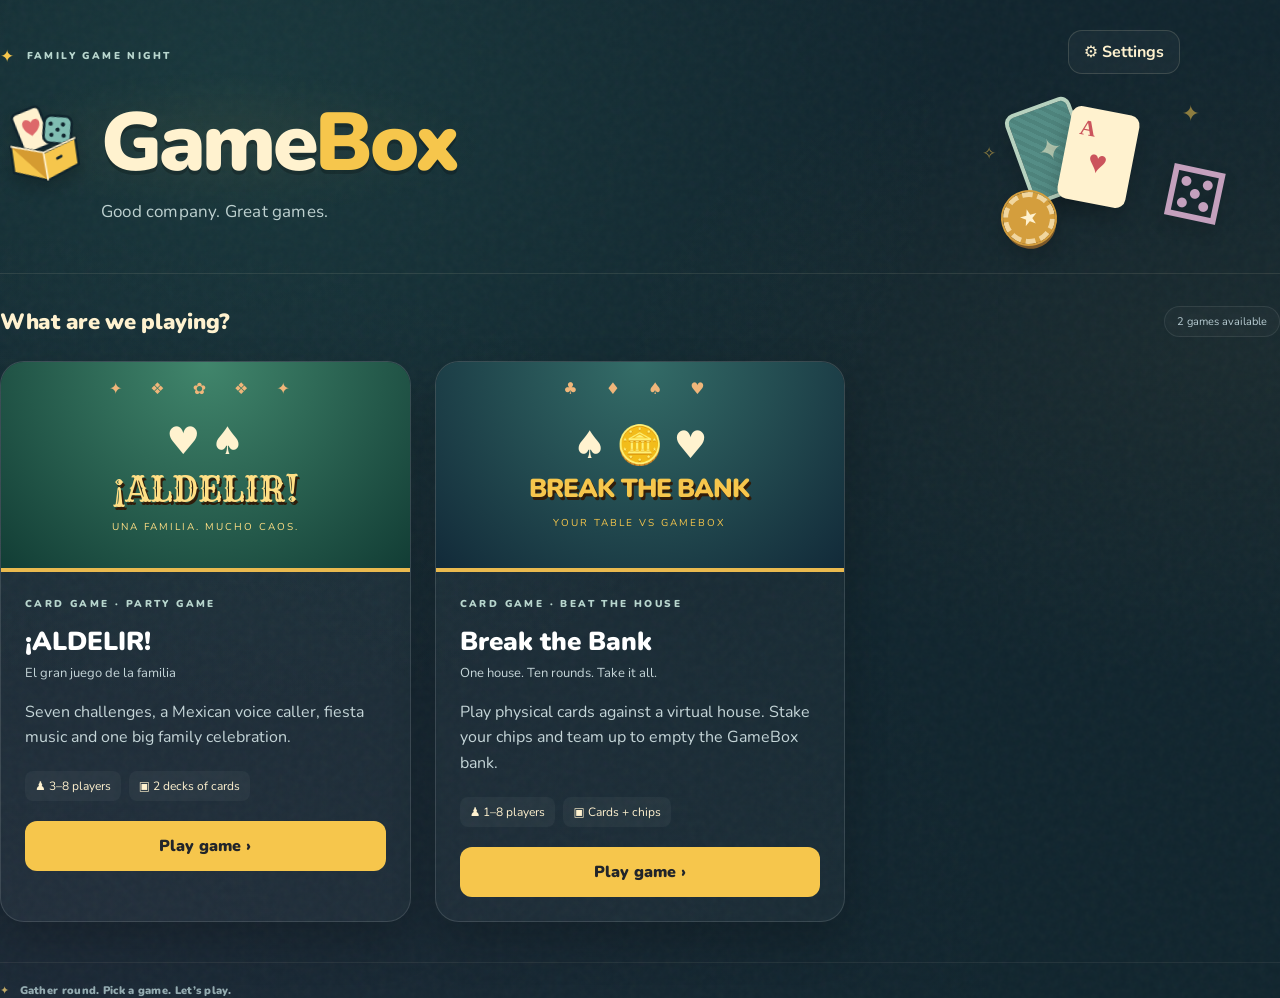
<file: index.html>
<!doctype html><html lang="en"><head><meta charset="utf-8"><meta name="viewport" content="width=device-width,initial-scale=1,viewport-fit=cover"><meta name="theme-color" content="#10242d"><title>GameBox | Family Game Night</title><link rel="stylesheet" href="styles.css"><style>#game-view{position:fixed;inset:0;z-index:100;background:#102f2b;display:flex;flex-direction:column}#game-view.hidden{display:none}#game-view nav{padding:8px 16px;background:#102f2b}#game-view button{border:1px solid #edc575;background:#163d36;color:#fff;padding:9px 16px;border-radius:10px;font:inherit}#game-frame{border:0;width:100%;flex:1;min-height:0}.gamebox-controls{margin-top:20px}.gamebox-controls button{border:1px solid #edc575;background:#163d36;color:#fff;padding:12px 20px;border-radius:12px;font:inherit;cursor:pointer}.gamebox-controls button:focus-visible{outline:3px solid #edc575;outline-offset:4px}#fullscreenStatus{font-size:.9rem}</style><link rel="stylesheet" href="settings.css"></head><body>  <section id="gamebox-home" class="gamebox-home gamebox-lounge" aria-labelledby="gamebox-title">
    <header class="gamebox-heading">
      <span class="gamebox-kicker"><span aria-hidden="true">✦</span> FAMILY GAME NIGHT</span>
      <div class="gamebox-brand">
        <svg class="gamebox-logo" viewBox="0 0 100 100" aria-hidden="true" focusable="false">
          <rect x="22" y="9" width="34" height="48" rx="6" fill="#fff2cf" stroke="#10242d" stroke-width="3" transform="rotate(-14 39 33)"/>
          <path d="M39 24c-8-9-18 4 0 16 18-12 8-25 0-16" fill="#dd686a"/>
          <rect x="53" y="21" width="32" height="32" rx="8" fill="#80bdb2" stroke="#10242d" stroke-width="3" transform="rotate(12 69 37)"/>
          <g fill="#10242d"><circle cx="62" cy="29" r="2.5"/><circle cx="76" cy="32" r="2.5"/><circle cx="69" cy="37" r="2.5"/><circle cx="61" cy="42" r="2.5"/><circle cx="75" cy="45" r="2.5"/></g>
          <path d="M12 49 49 61 88 49 88 80 50 94 12 80Z" fill="#f6c64c" stroke="#10242d" stroke-width="3" stroke-linejoin="round"/>
          <path d="M12 49 49 61 50 94" fill="#d59b31"/><path d="M12 49 49 61 88 49M49 61 50 94" fill="none" stroke="#fff2cf" stroke-width="2"/>
          <path d="m64 70 5-2" stroke="#10242d" stroke-width="3" stroke-linecap="round"/>
        </svg>
        <h1 id="gamebox-title">Game<span>Box</span></h1>
      </div>
      <p>Good company. Great games.</p>
      <div class="gamebox-tabletop" aria-hidden="true">
        <span class="menu-card menu-card-back">✦</span><span class="menu-card menu-card-front">A<span>♥</span></span>
        <span class="menu-die">⚄</span><span class="menu-chip">★</span><span class="menu-spark spark-one">✦</span><span class="menu-spark spark-two">✧</span>
      </div>
    </header>
    <main class="gamebox-library"><div class="gamebox-section-title"><h2>What are we playing?</h2><span>2 games available</span></div>
      <div id="gamebox-games" class="gamebox-grid"></div>

    </main><footer><span aria-hidden="true">✦</span> Gather round. Pick a game. Let’s play.</footer>
  </section>
<section id="game-view" class="hidden"><iframe id="game-frame" title="¡ALDELIR! Family Party Game" allow="fullscreen; autoplay" allowfullscreen></iframe></section><button id="settings-open" class="settings-launch" type="button" aria-controls="settings-drawer" aria-expanded="false" aria-label="Open settings">⚙ <span>Settings</span></button>
<div id="settings-backdrop" hidden></div>
<aside id="settings-drawer" role="dialog" aria-modal="true" aria-labelledby="settings-title" inert>
<header><h2 id="settings-title">Settings</h2><button id="settings-close" type="button" aria-label="Close settings">✕</button></header>
<p class="settings-caption">GameBox</p>
<button id="fullscreenToggle" type="button" aria-pressed="false" aria-label="Enter full screen">⛶ <span>Full screen</span></button>
<p id="fullscreenStatus" class="hidden" role="status"></p>
<section id="game-settings" hidden><h3>Game settings</h3><div id="game-settings-controls"></div><p id="game-settings-status" role="status"></p></section>
<button id="home-button" type="button" hidden>‹ Back to main menu</button>
</aside>
<script src="fullscreen.js"></script><script src="gamebox.js"></script><script src="settings.js"></script></body></html>
</file>
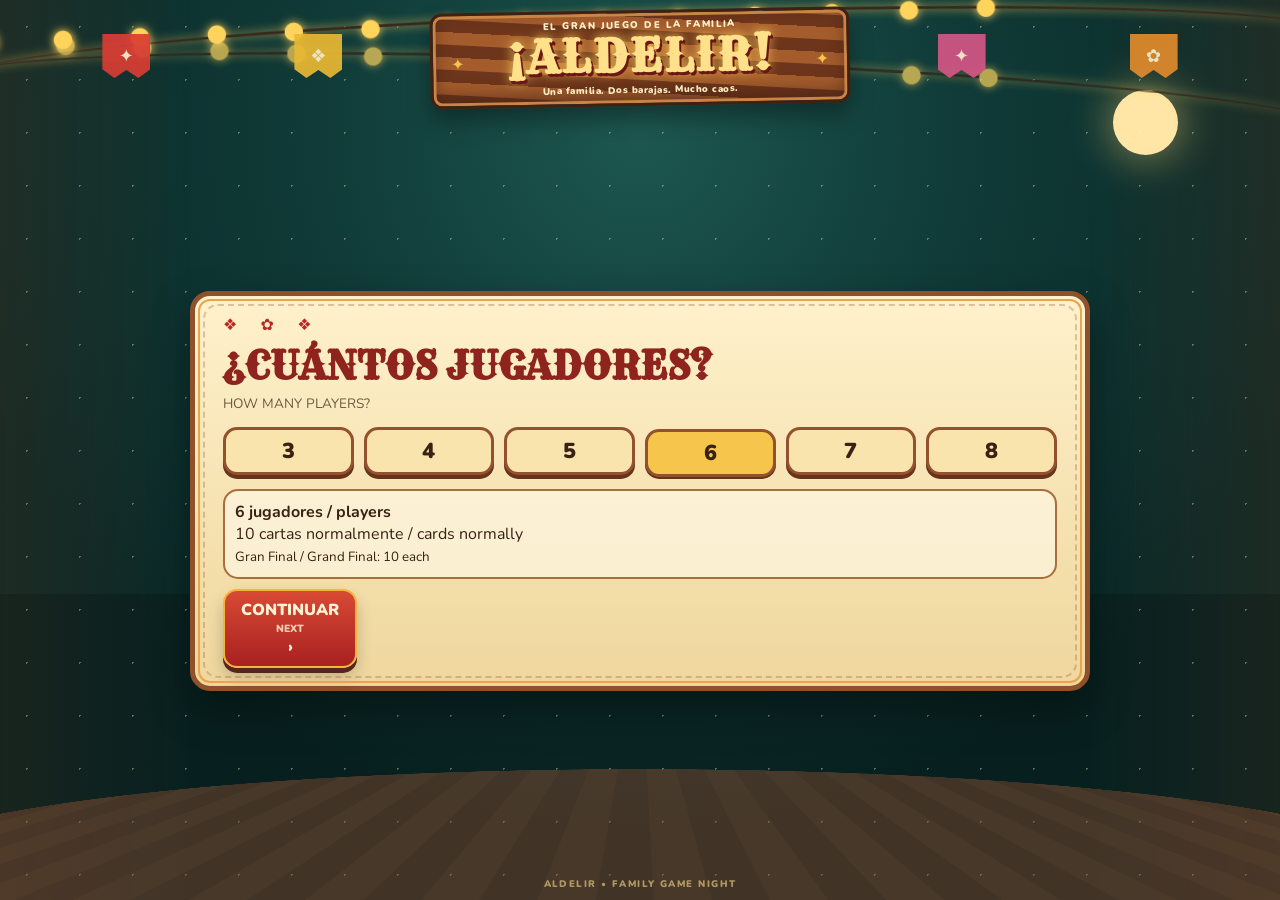
<file: aldelir/index.html>
<!doctype html>
<html lang="es-MX">
<head>
  <meta charset="utf-8">
  <meta name="viewport" content="width=device-width,initial-scale=1,viewport-fit=cover">
  <meta name="theme-color" content="#102f2b">
  <title>¡ALDELIR! El Gran Juego de la Familia</title>
  <link rel="stylesheet" href="styles.css?v=17">
</head>
<body>
  <div id="app" class="app round-theme-0">
    <div class="courtyard" aria-hidden="true">
      <div class="moon"></div>
      <div class="stars"></div>
      <div class="light-string lights-one"></div>
      <div class="light-string lights-two"></div>
      <div class="papel papel-a">✦</div><div class="papel papel-b">❖</div><div class="papel papel-c">✿</div>
      <div class="papel papel-d">❖</div><div class="papel papel-e">✦</div><div class="papel papel-f">✿</div>
    </div>

    <div class="audio-controls" hidden aria-label="Audio controls">
      <button id="musicToggle" type="button" aria-pressed="false">♫ Music off</button>
      <button id="voiceToggle" type="button" aria-pressed="false">🗣 Voz apagada</button>
      <button id="soundToggle" type="button" aria-pressed="true">♪ Sound on</button>
    </div>
    <div id="voiceStatus" class="audio-status hidden" role="status"></div>
    <header class="brand">
      <div class="wood-sign">
        <span class="brand-small">EL GRAN JUEGO DE LA FAMILIA</span>
        <h1>¡ALDELIR!</h1>
        <span class="brand-tagline">Una familia. Dos barajas. Mucho caos.</span>
      </div>
    </header>

    <main>
      <section id="s-setup" class="screen">
        <div class="panel papel-panel">
          <div class="ornament">❖ ✿ ❖</div>
          <h2>¿CUÁNTOS JUGADORES?</h2>
          <p class="english">HOW MANY PLAYERS?</p>
          <div id="counts" class="player-counts"></div>
          <div id="dealInfo" class="notice"></div>
          <button id="setupNext" class="btn btn-primary">CONTINUAR <small>NEXT</small> ›</button>
        </div>
      </section>

      <section id="s-names" class="screen hidden">
        <div class="panel papel-panel">
          <div class="ornament">✿ ❖ ✿</div>
          <h2>NOMBRES</h2><p class="english">PLAYER NAMES</p>
          <div id="nameFields" class="name-grid"></div>
          <p id="nameErr" class="error" role="alert"></p>
          <button id="namesNext" class="btn btn-primary">PREPARAR <small>CONTINUE</small> ›</button>
        </div>
      </section>

      <section id="s-deal" class="screen hidden">
        <div class="panel papel-panel center">
          <div id="dealRound" class="eyebrow"></div>
          <div class="deck-art" aria-hidden="true"><span>♠</span><span class="red">♥</span></div>
          <h2 id="dealTitle">¡NUEVA MANO!</h2>
          <p id="dealSubtitle" class="english">NEW HAND!</p>
          <div class="instruction-card">
            <p>Mezcla las <strong>dos barajas</strong>.</p>
            <p class="english">Shuffle both decks together.</p>
            <div id="dealBig" class="deal-big"></div>
            <p>Coloca todas las cartas <strong>boca arriba</strong>.</p>
            <p class="english">Place all cards face up.</p>
          </div>
          <button id="dealReady" class="btn btn-primary btn-big">✓ TODOS LISTOS <small>EVERYONE READY</small></button>
        </div>
      </section>

      <section id="s-round" class="screen hidden">
        <div class="panel round-panel center">
          <div id="roundNo" class="eyebrow"></div>
          <div id="roundIcon" class="round-icon"></div>
          <h2 id="roundEs"></h2>
          <p id="roundEn" class="round-en"></p>
          <div class="instruction-card">
            <p id="objectiveEs" class="objective"></p>
            <p id="objectiveEn" class="english"></p>
          </div>
          <div id="doublePoints" class="double-points hidden">🔥 PUNTOS DOBLES / DOUBLE POINTS 🔥</div>
          <div id="roundPoints" class="points"></div>
          <button id="roundStart" class="btn btn-primary btn-big">▶ EMPEZAR <small>START</small></button>
        </div>
      </section>

      <section id="s-game" class="screen hidden">
        <div id="scores" class="score-grid"></div>
        <div class="game-table">
          <div class="game-status"><span id="liveRound"></span><span id="callNum"></span></div>
          <div id="playingCard" class="playing-card">
            <div class="corner top"><span id="cornerRank1">?</span><span id="cornerSuit1">♠</span></div>
            <div id="rank" class="card-rank">?</div>
            <div id="suit" class="card-suit">♠</div>
            <div class="corner bottom"><span id="cornerRank2">?</span><span id="cornerSuit2">♠</span></div>
          </div>
          <div id="cardEs" class="card-name">PREPARADOS...</div>
          <div id="cardEn" class="english">GET READY...</div>
          <div id="specialHint" class="round-hint"></div>
          <div class="controls">
            <button id="pause" class="btn btn-secondary">⏸ PAUSA <small>PAUSE</small></button>
            <label class="speed" hidden>VELOCIDAD / SPEED
              <select id="speed">
                <option value="7500">Lenta / Slow</option>
                <option value="5500" selected>Normal</option>
                <option value="4000">Rápida / Fast</option>
              </select>
            </label>
          </div>
          <button id="alvarez" class="alvarez-buzzer"><span>🔔</span> ¡ALDELIR!</button>
        </div>
      </section>

      <section id="s-claim" class="screen hidden">
        <div class="panel papel-panel center alert-panel">
          <div class="alarm">🚨 🔔 🚨</div><h2>¡TENEMOS ALDELIR!</h2><p class="english">WE HAVE ALDELIR!</p>
          <div class="last-card-box"><small>ÚLTIMA CARTA / FINAL CALLED CARD</small><div id="claimLastCard"></div></div>
          <p><strong>Selecciona a TODOS los que cantaron.</strong><br><span class="english">Select EVERYONE who called Aldelir.</span></p>
          <div id="claimers" class="claimer-grid"></div>
          <p id="claimErr" class="error"></p>
          <button id="verifyClaims" class="btn btn-primary">COMPROBAR <small>VERIFY</small> ›</button>
        </div>
      </section>

      <section id="s-verify" class="screen hidden">
        <div class="panel papel-panel center">
          <div id="verifyProgress" class="eyebrow"></div><h2 id="verifyName"></h2>
          <p><strong>¿Completó el reto con la última carta?</strong></p><p class="english">Did they complete the challenge with the final called card?</p>
          <div class="last-card-box"><small>ÚLTIMA CARTA / FINAL CARD</small><div id="verifyLastCard"></div></div>
          <details><summary>Ver todas las cartas llamadas / See all called cards</summary><div id="called" class="called-list"></div></details>
          <div class="verify-buttons">
            <button id="invalid" class="btn btn-secondary">✕ NO VÁLIDO <small>NOT VALID</small></button>
            <button id="valid" class="btn btn-primary">✓ GANADOR <small>VALID WINNER</small></button>
          </div>
        </div>
      </section>

      <section id="s-result" class="screen hidden">
        <div id="celebrationPanel" class="panel papel-panel center celebration-panel">
          <div class="trophy">🎉🏆🎉</div><h2 id="celebration"></h2><p id="celebrationEn" class="round-en"></p>
          <div id="winnerNames" class="winner-names"></div><div id="resultPts" class="points"></div>
          <h3>CLASIFICACIÓN <span class="english-inline">/ SCOREBOARD</span></h3>
          <div id="resultBoard" class="standings"></div>
          <button id="nextRound" class="btn btn-primary btn-big">SIGUIENTE RONDA / NEXT ROUND ›</button>
        </div>
      </section>

      <section id="s-exhausted" class="screen hidden">
        <div class="panel papel-panel center">
          <div class="round-icon">🃏</div>
          <h2>¡NADIE GANÓ!</h2>
          <p class="english">NO WINNER THIS HAND</p>
          <p><strong id="exhaustedSummaryEs"></strong></p>
          <p id="exhaustedSummaryEn" class="english"></p>
          <p>Revisen las cartas por si se les pasó alguna. Si nadie completó el reto, mezclen, repartan y repitan esta ronda.</p>
          <p class="english">Check for missed matches, then redeal and replay this round if nobody completed the challenge.</p>
          <h3>CARTAS LLAMADAS <span class="english-inline">/ CALLED CARDS</span></h3>
          <div id="exhaustedCalled" class="called-list exhausted-cards"></div>
          <p class="notice">La ronda y los puntos acumulados se conservan.<br><span class="english">Same round. Existing scores are kept.</span></p>
          <button id="replayRound" class="btn btn-primary btn-big">↻ REPARTIR Y REPETIR <small>REDEAL AND REPLAY</small></button>
        </div>
      </section>

      <section id="s-champion" class="screen hidden">
        <div class="panel champion-panel center">
          <div class="champ-crown">👑</div><div id="champTitleEs" class="champ-title"></div><div id="champTitleEn" class="english"></div>
          <h2 id="champName" class="champ-name"></h2><div id="champScore" class="points"></div><p id="champMessage"></p>
          <h3>CLASIFICACIÓN FINAL <span class="english-inline">/ FINAL STANDINGS</span></h3>
          <div id="finalBoard" class="standings"></div>
          <button id="newGame" class="btn btn-primary">↻ NUEVO JUEGO <small>NEW GAME</small></button>
        </div>
      </section>
    </main>
    <div id="confetti" class="confetti" aria-hidden="true"></div>
    <footer>ALDELIR • FAMILY GAME NIGHT</footer>
  </div>
  <script src="game.js?v=17"></script>
  <script src="layout.js?v=11"></script>
  <script src="audio.js?v=11"></script>
  <script src="voice.js?v=17"></script>
<script src="settings-adapter.js"></script>
</body>
</html>
</file>
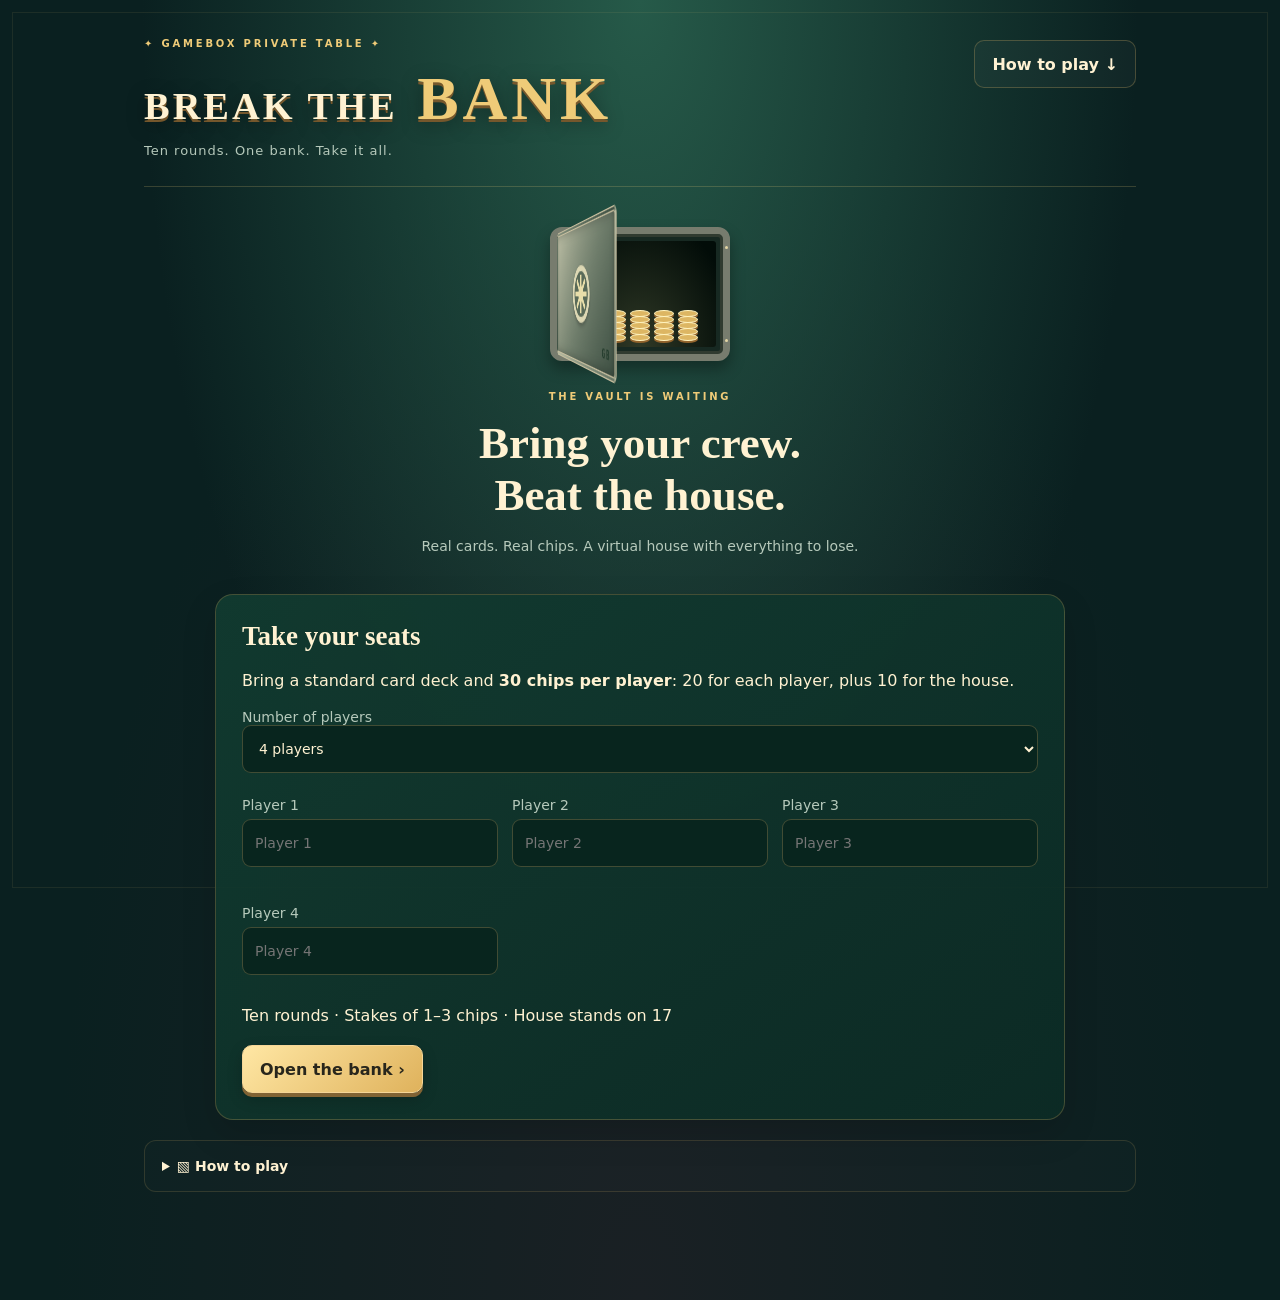
<file: break-the-bank/index.html>
<!doctype html><html lang="en"><head><meta charset="utf-8"><meta name="viewport" content="width=device-width,initial-scale=1,viewport-fit=cover"><meta name="theme-color" content="#102f2b"><title>Break the Bank | GameBox</title><link rel="stylesheet" href="bank.css"></head><body><main id="app"></main><script src="logic.js"></script><script src="audio.js"></script><script src="bank.js"></script></body></html>
</file>
<file: styles.css>
@import url('https://fonts.googleapis.com/css2?family=Rye&family=Nunito:wght@500;700;900&display=swap');
:root{--night:#0b2929;--night2:#15413a;--cream:#fff2cf;--paper:#f6dfad;--ink:#382214;--gold:#f6c64c;--red:#b92727;--green:#22775a;--blue:#1d6487;--wood:#6d351b;--wood2:#a45c2d;--shadow:rgba(0,0,0,.34);--theme:#d78c2d}
*{box-sizing:border-box}html,body{margin:0;min-height:100%;background:#071f20;color:var(--cream);font-family:Nunito,system-ui,sans-serif}button,input,select{font:inherit}button{cursor:pointer}.hidden{display:none!important}.app{min-height:100vh;position:relative;overflow:hidden;background:radial-gradient(circle at 50% 15%,#1d5750 0,#103b38 32%,#092827 70%);padding:24px 18px 38px}.courtyard{position:fixed;inset:0;pointer-events:none;overflow:hidden;background:linear-gradient(180deg,transparent 0 66%,rgba(0,0,0,.18) 66%),linear-gradient(90deg,rgba(126,62,27,.18),transparent 15% 85%,rgba(126,62,27,.18));z-index:0}.courtyard:after{content:"";position:absolute;left:-5%;right:-5%;bottom:-90px;height:36vh;border-radius:50% 50% 0 0;background:repeating-linear-gradient(90deg,#8f4d31 0 42px,#9d5736 42px 84px);opacity:.42;transform:perspective(300px) rotateX(58deg)}.moon{position:absolute;right:8%;top:7%;width:90px;height:90px;border-radius:50%;background:#ffe6a6;box-shadow:0 0 45px #ffd67699}.stars{position:absolute;inset:0;background-image:radial-gradient(#fff8cf 1px,transparent 1px);background-size:53px 53px;opacity:.35}.light-string{position:absolute;left:-4%;width:108%;height:90px;border-top:3px solid #39271c;border-radius:50%;filter:drop-shadow(0 0 5px #ffd05a)}.lights-one{top:45px;transform:rotate(-2deg)}.lights-two{top:130px;transform:rotate(2deg);opacity:.7}.light-string:after{content:"●  ●  ●  ●  ●  ●  ●  ●  ●  ●  ●  ●  ●  ●";position:absolute;top:-13px;left:2%;right:2%;color:#ffd45d;font-size:24px;letter-spacing:25px;white-space:nowrap}.papel{position:absolute;top:88px;width:70px;height:64px;clip-path:polygon(0 0,100% 0,100% 80%,75% 100%,50% 82%,25% 100%,0 80%);display:grid;place-items:center;font-size:27px;opacity:.92;animation:sway 4s ease-in-out infinite alternate;transform-origin:top}.papel-a{left:8%;background:#d93d35}.papel-b{left:23%;background:#e9b934;animation-delay:-1s}.papel-c{left:39%;background:#2a8a64;animation-delay:-2s}.papel-d{right:39%;background:#3478a4;animation-delay:-.5s}.papel-e{right:23%;background:#d45786;animation-delay:-1.5s}.papel-f{right:8%;background:#e18b2c;animation-delay:-2.5s}@keyframes sway{to{transform:rotate(3deg) translateY(2px)}}main,.brand,footer{position:relative;z-index:2}.brand{max-width:760px;margin:0 auto 22px;text-align:center;padding-top:112px}.wood-sign{position:relative;padding:16px 28px 18px;border:5px solid #3f2114;border-radius:16px;background:repeating-linear-gradient(4deg,var(--wood) 0 12px,var(--wood2) 13px 25px);box-shadow:0 12px 22px var(--shadow),inset 0 0 0 3px #c98545,inset 0 -8px 18px #3b1c1299;transform:rotate(-1deg)}.wood-sign:before,.wood-sign:after{content:"✦";position:absolute;top:42%;color:var(--gold);font-size:25px}.wood-sign:before{left:18px}.wood-sign:after{right:18px}.brand h1{font-family:Rye,Georgia,serif;color:#ffe08b;text-shadow:2px 3px #6c1715,0 0 12px #ffcf59;margin:0;font-size:clamp(2.7rem,8vw,5.3rem);letter-spacing:.04em}.brand-small,.brand-tagline{display:block;font-weight:900;letter-spacing:.15em;font-size:.7rem}.brand-tagline{letter-spacing:.05em;color:#ffecc1}.screen{max-width:820px;margin:auto;animation:screenIn .35s ease both}@keyframes screenIn{from{opacity:0;transform:translateY(12px) scale(.985)}to{opacity:1;transform:none}}.panel,.game-table{border-radius:24px;box-shadow:0 18px 40px var(--shadow)}.papel-panel,.round-panel{position:relative;background:linear-gradient(#fff1cc,#efd79d);color:var(--ink);border:5px solid #8e512b;padding:clamp(20px,5vw,38px);outline:2px solid #e4a64e;outline-offset:-10px}.papel-panel:before,.round-panel:before{content:"";position:absolute;inset:8px;border:2px dashed #9b613f55;border-radius:15px;pointer-events:none}.center{text-align:center}.ornament{color:var(--red);font-size:1.35rem;letter-spacing:.6em}.panel h2{font-family:Rye,Georgia,serif;color:#8f231e;font-size:clamp(2rem,7vw,3.4rem);margin:.2em 0}.english{opacity:.72;font-size:.9rem;margin:.2rem 0}.english-inline{font-size:.75em;opacity:.65}.eyebrow{font-weight:900;letter-spacing:.08em;color:#70452f}.notice,.instruction-card,.round-hint,.last-card-box{border:2px solid #a96d42;background:#fff8e6aa;border-radius:15px;padding:14px;margin:16px auto}.player-counts{display:grid;grid-template-columns:repeat(3,1fr);gap:10px;margin:20px 0}.count-btn,.claimer{min-height:62px;border:3px solid #93512d;border-radius:14px;background:#f9e4ad;color:var(--ink);font-weight:900;font-size:1.35rem;box-shadow:0 4px #67331d}.count-btn.selected,.claimer.selected{background:var(--gold);transform:translateY(2px);box-shadow:0 2px #67331d}.btn{border:0;border-radius:14px;min-height:58px;padding:12px 20px;font-weight:900;box-shadow:0 5px 0 #56251c,0 9px 16px #0003;transition:.12s transform,.12s box-shadow}.btn:active{transform:translateY(4px);box-shadow:0 1px 0 #56251c}.btn small{display:block;font-size:.65em;opacity:.8}.btn-primary{background:linear-gradient(#d84a35,#a82020);color:#fff4d5;border:2px solid #f3b43c}.btn-secondary{background:#f5deb0;color:#4b2b1c;border:2px solid #8b5436}.btn-big{width:100%;font-size:1.15rem;margin-top:16px}.name-grid{display:grid;gap:10px;margin:18px 0}.name-row{display:flex;gap:10px;align-items:center}.name-row b{width:32px}.name-row input,.speed select{width:100%;min-height:48px;border-radius:12px;border:2px solid #9d6543;background:#fff8e8;color:#332015;padding:8px 12px}.error{color:#a20f0f;font-weight:900;min-height:1.3em}.deck-art{height:90px;position:relative;margin:10px auto;width:110px}.deck-art span{position:absolute;inset:5px 20px;background:white;border:3px solid #3c2920;border-radius:9px;display:grid;place-items:center;color:#171717;font-size:2.5rem;transform:rotate(-8deg);box-shadow:4px 5px #0003}.deck-art span+span{transform:rotate(9deg) translate(14px,-2px)}.red{color:#bb2020!important}.deal-big{font-size:clamp(1.6rem,6vw,2.7rem);font-weight:900;color:#9e2720;margin:18px 0}.round-icon{font-size:4rem;filter:drop-shadow(0 5px 5px #0003);animation:pop 1.5s ease-in-out infinite alternate}@keyframes pop{to{transform:scale(1.08) rotate(2deg)}}.round-en{font-weight:900;font-size:1.25rem}.objective{font-size:1.2rem;font-weight:900}.points{font-weight:900;font-size:1.35rem;color:#8c241f}.double-points{display:inline-block;background:#8e201b;color:#ffe894;padding:10px 18px;border-radius:999px;font-weight:900;animation:pulse 1s infinite alternate}@keyframes pulse{to{transform:scale(1.04);box-shadow:0 0 18px #ffc64a}}.score-grid{display:grid;grid-template-columns:repeat(2,1fr);gap:8px;margin-bottom:12px}.score-card{background:#f3dca8;color:#3a2417;border:3px solid #85502f;border-radius:13px;text-align:center;padding:8px;box-shadow:0 5px #0003}.score-card.leader{border-color:#ffd151;box-shadow:0 0 0 2px #8f2b22,0 5px #0003}.score-rank{font-size:.72rem;font-weight:900}.game-table{background:linear-gradient(135deg,#22604a,#164937);border:8px solid #6f381f;box-shadow:0 18px 40px #0008,inset 0 0 0 3px #a76a38;padding:18px;text-align:center}.game-status{display:flex;justify-content:space-between;gap:12px;font-weight:900;color:#ffe6a2}.playing-card{position:relative;width:min(55vw,260px);aspect-ratio:5/7;margin:18px auto 12px;background:#fffdf4;color:#161616;border:4px solid #e4d9c2;border-radius:18px;box-shadow:0 16px 25px #0006,inset 0 0 25px #c8bda344;display:grid;place-items:center;transform-style:preserve-3d}.playing-card.deal{animation:dealCard .55s cubic-bezier(.2,.9,.3,1.25)}@keyframes dealCard{0%{transform:translateY(-60px) rotateY(90deg) rotate(7deg);opacity:.2}70%{transform:translateY(4px) rotateY(0) rotate(-2deg)}100%{transform:none;opacity:1}}.card-rank{font-family:Georgia,serif;font-weight:900;font-size:clamp(5rem,19vw,8rem);line-height:.8}.card-suit{font-size:clamp(4rem,16vw,7rem);line-height:.8}.playing-card.red-card{color:#c3212a}.corner{position:absolute;display:flex;flex-direction:column;font-family:Georgia,serif;font-weight:900;font-size:1.5rem;line-height:1}.corner.top{left:13px;top:12px}.corner.bottom{right:13px;bottom:12px;transform:rotate(180deg)}.card-name{font-weight:900;font-size:1.25rem;color:#fff0b6}.round-hint{max-width:600px;background:#0e3329aa;border-color:#d9b66a;color:#fff0c5}.controls{display:grid;grid-template-columns:1fr 1fr;gap:10px;align-items:end}.speed{text-align:left;font-size:.75rem;font-weight:900;color:#ffe8ae}.alvarez-buzzer{width:100%;margin-top:18px;min-height:88px;border-radius:50px;border:5px solid #ffcf55;background:radial-gradient(circle at 50% 25%,#ef5b43,#aa171b 70%);color:#fff4cb;font-family:Rye,Georgia,serif;font-size:clamp(1.7rem,7vw,2.8rem);text-shadow:2px 2px #6e1215;box-shadow:0 8px 0 #651518,0 12px 25px #0007,0 0 20px #ffbe3e88;transition:.12s}.alvarez-buzzer:active{transform:translateY(6px);box-shadow:0 2px 0 #651518,0 6px 12px #0007}.alarm,.trophy{font-size:3.2rem}.last-card-box{max-width:360px}.last-card-box div{font-family:Georgia,serif;font-size:3rem;font-weight:900}.claimer-grid{display:grid;grid-template-columns:repeat(2,1fr);gap:9px;margin:15px 0}.called-list{display:flex;flex-wrap:wrap;gap:7px;max-height:210px;overflow:auto;margin-top:12px}.called-chip{background:#fffdf4;border:2px solid #745039;border-radius:8px;padding:8px 11px;font-weight:900}.called-chip.last{outline:3px solid #d6a326}.verify-buttons{display:grid;grid-template-columns:1fr 1fr;gap:10px;margin-top:18px}.winner-names{font-family:Rye,Georgia,serif;font-size:clamp(1.8rem,7vw,3rem);color:#9c251f;margin:15px 0}.standings{display:grid;gap:7px;max-width:520px;margin:12px auto 20px}.standing{display:flex;justify-content:space-between;gap:12px;background:#fff4d3;border:2px solid #9c633d;border-radius:10px;padding:9px 13px;color:#3c2517;font-weight:900}.standing.leader{border-color:#c99619;background:#ffe9a1}.celebration-panel.celebrate{animation:winnerGlow .65s ease 3}@keyframes winnerGlow{50%{box-shadow:0 0 45px #ffd25d,0 18px 40px #0005;transform:scale(1.012)}}.champion-panel{position:relative;padding:34px 24px;background:radial-gradient(circle,#fff0a8,#e4a839 55%,#9b5a1e);color:#48240f;border:7px double #fff1a0;box-shadow:0 0 55px #ffd34b99,0 18px 40px #0008}.champion-panel:before{content:"✦  ❖  ✿  ❖  ✦";display:block;font-size:1.6rem;color:#a42120;letter-spacing:.3em}.champ-crown{font-size:5rem;animation:crown 1.2s ease-in-out infinite alternate}@keyframes crown{to{transform:translateY(-6px) rotate(3deg)}}.champ-title{font-family:Rye,Georgia,serif;font-size:1.5rem;color:#8c211c}.champ-name{font-family:Rye,Georgia,serif!important;color:#8d211d!important;text-shadow:0 2px #ffe68a}.confetti{position:fixed;inset:0;pointer-events:none;z-index:20;overflow:hidden}.confetti-piece{position:absolute;top:-30px;width:12px;height:20px;background:var(--c);animation:fall var(--d) linear forwards;transform:rotate(var(--r))}@keyframes fall{to{transform:translate(var(--x),110vh) rotate(720deg);opacity:.9}}footer{text-align:center;margin-top:22px;font-size:.7rem;font-weight:900;letter-spacing:.15em;color:#e8c982aa}.round-theme-1{--theme:#d49b27}.round-theme-2{--theme:#c8333c}.round-theme-3{--theme:#df3e32}.round-theme-4{--theme:#9d672a}.round-theme-5{--theme:#333a46}.round-theme-6{--theme:#3d89a1}.round-theme-7{--theme:#f3bf36}.round-panel{border-color:var(--theme)}.round-panel .round-icon,.game-table .game-status{filter:drop-shadow(0 0 6px var(--theme))}.round-theme-7 .game-table{box-shadow:0 0 35px #f5c13c77,0 18px 40px #0008,inset 0 0 0 3px #d5a638}.round-theme-7 .brand h1{text-shadow:2px 3px #6c1715,0 0 25px #ffd33e}.round-theme-5 .game-table{background:linear-gradient(135deg,#24343a,#111d21)}\n@media(min-width:700px){.player-counts{grid-template-columns:repeat(6,1fr)}.name-grid{grid-template-columns:1fr 1fr}.score-grid{grid-template-columns:repeat(4,1fr)}.claimer-grid{grid-template-columns:repeat(4,1fr)}}\n@media(max-width:520px){.app{padding-left:10px;padding-right:10px}.brand{padding-top:108px}.wood-sign{padding-left:15px;padding-right:15px}.wood-sign:before,.wood-sign:after{display:none}.controls{grid-template-columns:1fr}.papel{width:48px;height:48px;font-size:18px}.playing-card{width:min(66vw,250px)}}\n@media(prefers-reduced-motion:reduce){*,*:before,*:after{animation-duration:.001ms!important;animation-iteration-count:1!important;scroll-behavior:auto!important}}\n
/* GameBox shell */
.gamebox-home{min-height:100vh;padding:48px max(22px,calc((100vw - 1080px)/2)) 28px;background:radial-gradient(ellipse at 85% 0,#294f5c,transparent 55%),radial-gradient(ellipse at 0 100%,#3b284d,transparent 55%),#10242d;color:#f6f4ec}
.gamebox-heading{margin-bottom:48px}.gamebox-kicker{font-size:12px;font-weight:900;letter-spacing:2px;color:#a8c9c8}.gamebox-heading h1{font-family:Nunito,system-ui,sans-serif;font-size:clamp(54px,10vw,88px);letter-spacing:-5px;line-height:1.1;margin:12px 0;color:#fff}.gamebox-heading h1 span{color:#f6c64c}.gamebox-heading p{font-size:18px;color:#b7cbd1}
.gamebox-section-title{display:flex;align-items:center;justify-content:space-between;gap:16px;margin-bottom:20px}.gamebox-section-title h2{font:900 24px Nunito,system-ui,sans-serif;margin:0;color:#fff}.gamebox-section-title>span{font-size:13px;color:#b7cbd1}
.gamebox-grid{display:grid;grid-template-columns:repeat(auto-fit,minmax(min(100%,300px),350px));gap:24px}.gamebox-tile{overflow:hidden;border:1px solid #ffffff20;border-radius:24px;background:#ffffff08;box-shadow:0 20px 45px #0003;transition:transform .2s}.gamebox-tile:hover{transform:translateY(-4px)}
.gamebox-art{height:210px;display:flex;flex-direction:column;align-items:center;justify-content:center;background:radial-gradient(circle at 50% 0,#41866c,#123d35);border-bottom:4px solid #eaba4f;color:#ffdf85;position:relative}.gamebox-art:before{content:"✦ ❖ ✿ ❖ ✦";position:absolute;top:16px;letter-spacing:12px;color:#f0b67a}.gamebox-art>span{font-size:38px;margin-top:20px;color:#fff2cf}.gamebox-art strong{font:34px Rye,Georgia,serif;text-shadow:2px 3px #301d0b}.gamebox-art small{font-size:10px;letter-spacing:2px;margin-top:10px}
.gamebox-tile-body{padding:24px}.gamebox-tile-body h3{font:900 26px Nunito,system-ui,sans-serif;color:#fff;margin:12px 0 0}.gamebox-tile-body p{color:#c5d5d8;line-height:1.6}.gamebox-tile-body .gamebox-kicker{font-size:10px;color:#f6c64c;margin:0}.gamebox-tile-body .gamebox-subtitle{margin:4px 0 16px;font-size:13px}.gamebox-meta{display:flex;flex-wrap:wrap;gap:8px;margin:20px 0}.gamebox-meta span{font-size:12px;padding:7px 10px;background:#ffffff0a;border-radius:8px}.gamebox-play{width:100%;border:0;border-radius:12px;padding:14px;background:#f6c64c;color:#22252a;font-weight:900;min-height:48px}.gamebox-play:hover{background:#ffdb7c}
.gamebox-coming{display:flex;gap:20px;align-items:center;margin:28px 0 50px;padding:24px;border:1px dashed #ffffff35;border-radius:20px;color:#b7cbd1}.gamebox-coming>span{font-size:32px;color:#a8c9c8}.gamebox-coming h3{margin:0 0 6px;font-size:17px;color:#e8efec}.gamebox-coming p{margin:0;font-size:14px;line-height:1.6}.gamebox-home footer{position:static;color:#9eb7c0;text-align:left;font-size:12px;letter-spacing:1px}.gamebox-nav{position:relative;z-index:2;max-width:980px;margin:0 auto 10px}.gamebox-nav button{display:flex;align-items:center;gap:12px;border:1px solid #ffffff40;border-radius:12px;padding:12px 16px;background:#082e2acc;color:#fff2cf;font-weight:900}.gamebox-nav small{font-weight:500;opacity:.75}button:focus-visible{outline:3px solid #fff;outline-offset:4px}
@media(max-width:560px){.gamebox-home{padding-top:32px}.gamebox-heading{margin-bottom:32px}.gamebox-section-title{align-items:flex-start;flex-direction:column;gap:6px}.gamebox-grid{grid-template-columns:1fr}.gamebox-coming{padding:18px}.gamebox-nav small{display:none}}
@media(prefers-reduced-motion:reduce){.gamebox-tile{transition:none}.gamebox-tile:hover{transform:none}}
.bank-art{background:radial-gradient(ellipse at top,#346d68,#122a39);color:#f6c64c}.bank-art strong{font:900 26px Nunito,system-ui,sans-serif;letter-spacing:-1px}.bank-art:before{content:"♣ ♦ ♠ ♥"}

/* GameBox lounge: a warm tabletop frame around the original game tiles. */
.gamebox-lounge{position:relative;isolation:isolate;padding-top:34px;background:radial-gradient(ellipse at 18% 9%,#367b7038,transparent 48%),radial-gradient(ellipse at 96% 36%,#dba64b0c,transparent 36%),radial-gradient(ellipse at 4% 100%,#744b791c,transparent 55%),#10242d}
.gamebox-lounge:before{content:"";position:absolute;inset:0;z-index:-1;pointer-events:none;opacity:.19;background-image:url("data:image/svg+xml,%3Csvg viewBox='0 0 160 160' xmlns='http://www.w3.org/2000/svg'%3E%3Cfilter id='n'%3E%3CfeTurbulence type='fractalNoise' baseFrequency='.85' numOctaves='3' stitchTiles='stitch'/%3E%3C/filter%3E%3Cpath fill='%23ffffff' opacity='.2' filter='url(%23n)' d='M0 0h160v160H0z'/%3E%3C/svg%3E")}
.gamebox-lounge .gamebox-heading{position:relative;margin:0 0 32px;padding:0 0 32px;border-bottom:1px solid #fff2cf1a;min-height:240px}
.gamebox-lounge .gamebox-kicker{color:#b8d6ce;letter-spacing:2.4px;font-size:10px}
.gamebox-heading>.gamebox-kicker{display:inline-flex;align-items:center;gap:10px;min-height:44px}
.gamebox-heading>.gamebox-kicker>span{color:#f6c64c;font-size:17px}
.gamebox-brand{display:flex;align-items:center;gap:15px;margin-top:22px;position:relative;z-index:1;width:fit-content}
.gamebox-brand:before{content:"";position:absolute;inset:-30px;z-index:-1;background:radial-gradient(ellipse,#f6c64c0e,transparent 70%);pointer-events:none}
.gamebox-logo{width:86px;height:86px;flex:none;transform:rotate(-8deg);filter:drop-shadow(0 8px 8px #0003)}
.gamebox-lounge .gamebox-heading h1{font-size:clamp(48px,7.5vw,82px);font-weight:900;letter-spacing:-3.5px;line-height:1.05;margin:0;color:#fff2cf;text-shadow:0 4px 0 #0003}
.gamebox-lounge .gamebox-heading h1 span{color:#f6c64c}
.gamebox-lounge .gamebox-heading p{margin:14px 0 0 101px;color:#bed1d0;font-size:17px;letter-spacing:.2px}
.gamebox-tabletop{position:absolute;right:48px;top:65px;width:250px;height:145px;pointer-events:none}
.menu-card{position:absolute;display:flex;width:69px;height:94px;border-radius:10px;box-shadow:0 12px 20px #0003}
.menu-card-back{left:34px;top:4px;align-items:center;justify-content:center;font-size:30px;color:#fff2cf88;background:repeating-linear-gradient(45deg,#558d86 0 4px,#4e837c 4px 8px);border:4px solid #b7d2bf;transform:rotate(-20deg)}
.menu-card-front{left:82px;top:11px;flex-direction:column;padding:8px 11px;color:#cb545c;background:#fff2cf;font:bold 22px Georgia,serif;transform:rotate(11deg)}
.menu-card-front span{align-self:center;font-size:32px}
.menu-die{position:absolute;right:6px;bottom:12px;font-size:72px;line-height:1;color:#c4a0bd;transform:rotate(12deg);text-shadow:0 8px 16px #0003}
.menu-chip{position:absolute;left:21px;bottom:0;display:grid;place-items:center;width:52px;height:52px;border:5px dashed #fff2cfaa;border-radius:50%;background:#d49e3d;color:#fff2cf;outline:2px solid #d49e3d;box-shadow:0 5px 0 #7c592a,0 12px 20px #0003;font-size:22px;transform:rotate(-15deg)}
.menu-spark{position:absolute;color:#f6c64c88}.spark-one{right:32px;top:0;font-size:22px}.spark-two{left:0;top:43px;font-size:17px}
.gamebox-lounge .gamebox-section-title{margin-bottom:24px}
.gamebox-lounge .gamebox-section-title h2{font-size:22px;color:#fff2cf;letter-spacing:-.3px}
.gamebox-lounge .gamebox-section-title>span{border:1px solid #ffffff15;background:#ffffff06;color:#b7cbd1;border-radius:999px;padding:7px 12px;font-size:11px;white-space:nowrap}
.gamebox-lounge footer{border-top:1px solid #fff2cf12;margin-top:40px;padding-top:20px;letter-spacing:.3px;font-size:11px;color:#95acb1;display:flex;align-items:center;gap:10px}
.gamebox-lounge footer>span{color:#bfa765}
.gamebox-lounge .gamebox-heading{animation:menu-arrive .45s ease both}
.gamebox-lounge .gamebox-tile{animation:menu-arrive .5s .1s ease backwards}
.gamebox-lounge .gamebox-tile:nth-child(2){animation-delay:.18s}
.gamebox-play{transition:background .15s,transform .12s,box-shadow .12s}
.gamebox-play:active{transform:translateY(2px);box-shadow:inset 0 2px 5px #0002}
@keyframes menu-arrive{from{opacity:0;transform:translateY(10px)}to{opacity:1;transform:translateY(0)}}
@media(min-width:780px){.gamebox-lounge .gamebox-grid{grid-template-columns:repeat(3,minmax(0,1fr))}}
@media(min-width:561px) and (max-width:779px){.gamebox-tabletop{right:0;transform:scale(.8);transform-origin:right center}.gamebox-lounge .gamebox-grid{grid-template-columns:repeat(2,minmax(0,1fr))}.gamebox-brand{gap:10px}.gamebox-logo{width:70px;height:70px}.gamebox-lounge .gamebox-heading p{margin-left:80px}.gamebox-lounge .gamebox-heading h1{font-size:56px}}
@media(max-width:560px){.gamebox-lounge{padding-top:24px}.gamebox-lounge .gamebox-heading{min-height:0;padding-bottom:26px;margin-bottom:26px}.gamebox-brand{margin-top:24px;gap:10px}.gamebox-logo{width:65px;height:65px}.gamebox-lounge .gamebox-heading h1{font-size:52px;letter-spacing:-2.8px}.gamebox-lounge .gamebox-heading p{margin-left:0;font-size:15px}.gamebox-tabletop{display:none}.gamebox-lounge .gamebox-section-title{flex-direction:row;align-items:center;gap:8px}.gamebox-lounge .gamebox-section-title h2{font-size:19px}.gamebox-lounge .gamebox-section-title>span{font-size:10px;padding:6px 9px}}
@media(max-width:350px){.gamebox-lounge .gamebox-section-title{flex-direction:column;align-items:flex-start}.gamebox-lounge .gamebox-heading h1{font-size:46px}.gamebox-logo{width:56px;height:56px}}
@media(prefers-reduced-motion:reduce){.gamebox-lounge .gamebox-heading,.gamebox-lounge .gamebox-tile{animation:none}.gamebox-play,.settings-launch{transition:none}}
</file>
<file: settings.css>
.settings-launch{position:fixed;top:max(12px,env(safe-area-inset-top));right:max(12px,env(safe-area-inset-right));z-index:110;min-height:44px;padding:10px 15px;border:1px solid #edc575;border-radius:14px;background:#123b34;color:#fff0bd;font:inherit;box-shadow:0 4px 14px #0005;cursor:pointer}
#settings-backdrop{position:fixed;inset:0;background:#0009;z-index:120}
#settings-drawer{position:fixed;inset:0 0 0 auto;width:min(360px,100%);z-index:130;background:#102f2b;color:#fff0bd;padding:24px max(22px,env(safe-area-inset-right)) 24px 22px;box-shadow:-12px 0 35px #0005;transform:translateX(105%);visibility:hidden;transition:transform .25s ease,visibility .25s;overflow:auto;overscroll-behavior:contain}
#settings-drawer.open{transform:translateX(0);visibility:visible}
#settings-drawer header{display:flex;align-items:center;justify-content:space-between;gap:16px;margin-bottom:16px}
#settings-drawer h2{margin:0;font-size:1.6rem}#settings-drawer h3{margin:26px 0 14px;font-size:1.05rem}
#settings-drawer button,#settings-drawer select{min-height:48px;padding:12px 14px;background:#19483e;border:1px solid #caa662;border-radius:12px;color:#fff0bd;font:inherit;cursor:pointer;width:100%;text-align:left}
#settings-drawer button[aria-pressed=true]{background:#306649;border-color:#ffe08b}#settings-drawer button:disabled{opacity:.55}
#settings-drawer #settings-close{width:48px;text-align:center}#game-settings-controls{display:grid;gap:12px}
#settings-drawer label{display:grid;gap:8px}#home-button{margin-top:28px!important}.settings-caption{font-size:.8rem;letter-spacing:.1em;text-transform:uppercase;color:#dbbd84}
#settings-drawer p[role=status]{font-size:.85rem;line-height:1.5}#settings-drawer p:empty{display:none}
.settings-launch:focus-visible,#settings-drawer :focus-visible{outline:3px solid #ffe08b;outline-offset:3px}
body.settings-open{overflow:hidden}
@media(prefers-reduced-motion:reduce){#settings-drawer{transition:none}}

/* The menu toolbar shares the GameBox palette; stays fixed inside games. */
body:has(.gamebox-lounge:not(.hidden)) .settings-launch{position:absolute;top:max(30px,env(safe-area-inset-top));right:max(22px,calc((100vw - 1080px)/2));background:#ffffff08;border-color:#fff2cf26;color:#fff2cf;box-shadow:none;font-weight:700;transition:background .15s,transform .15s}
body:has(.gamebox-lounge:not(.hidden)) .settings-launch:hover{background:#ffffff14}
.settings-launch:active{transform:translateY(2px)}
@media(max-width:560px){body:has(.gamebox-lounge:not(.hidden)) .settings-launch{top:max(22px,env(safe-area-inset-top))}}
</file>
<file: aldelir/styles.css>
@import url('https://fonts.googleapis.com/css2?family=Rye&family=Nunito:wght@500;700;900&display=swap');
:root{--night:#0b2929;--night2:#15413a;--cream:#fff2cf;--paper:#f6dfad;--ink:#382214;--gold:#f6c64c;--red:#b92727;--green:#22775a;--blue:#1d6487;--wood:#6d351b;--wood2:#a45c2d;--shadow:rgba(0,0,0,.34);--theme:#d78c2d}
*{box-sizing:border-box}html,body{margin:0;min-height:100%;background:#071f20;color:var(--cream);font-family:Nunito,system-ui,sans-serif}button,input,select{font:inherit}button{cursor:pointer}.hidden{display:none!important}.app{min-height:100vh;position:relative;overflow:hidden;background:radial-gradient(circle at 50% 15%,#1d5750 0,#103b38 32%,#092827 70%);padding:24px 18px 38px}.courtyard{position:fixed;inset:0;pointer-events:none;overflow:hidden;background:linear-gradient(180deg,transparent 0 66%,rgba(0,0,0,.18) 66%),linear-gradient(90deg,rgba(126,62,27,.18),transparent 15% 85%,rgba(126,62,27,.18));z-index:0}.courtyard:after{content:"";position:absolute;left:-5%;right:-5%;bottom:-90px;height:36vh;border-radius:50% 50% 0 0;background:repeating-linear-gradient(90deg,#8f4d31 0 42px,#9d5736 42px 84px);opacity:.42;transform:perspective(300px) rotateX(58deg)}.moon{position:absolute;right:8%;top:7%;width:90px;height:90px;border-radius:50%;background:#ffe6a6;box-shadow:0 0 45px #ffd67699}.stars{position:absolute;inset:0;background-image:radial-gradient(#fff8cf 1px,transparent 1px);background-size:53px 53px;opacity:.35}.light-string{position:absolute;left:-4%;width:108%;height:90px;border-top:3px solid #39271c;border-radius:50%;filter:drop-shadow(0 0 5px #ffd05a)}.lights-one{top:45px;transform:rotate(-2deg)}.lights-two{top:130px;transform:rotate(2deg);opacity:.7}.light-string:after{content:"●  ●  ●  ●  ●  ●  ●  ●  ●  ●  ●  ●  ●  ●";position:absolute;top:-13px;left:2%;right:2%;color:#ffd45d;font-size:24px;letter-spacing:25px;white-space:nowrap}.papel{position:absolute;top:88px;width:70px;height:64px;clip-path:polygon(0 0,100% 0,100% 80%,75% 100%,50% 82%,25% 100%,0 80%);display:grid;place-items:center;font-size:27px;opacity:.92;animation:sway 4s ease-in-out infinite alternate;transform-origin:top}.papel-a{left:8%;background:#d93d35}.papel-b{left:23%;background:#e9b934;animation-delay:-1s}.papel-c{left:39%;background:#2a8a64;animation-delay:-2s}.papel-d{right:39%;background:#3478a4;animation-delay:-.5s}.papel-e{right:23%;background:#d45786;animation-delay:-1.5s}.papel-f{right:8%;background:#e18b2c;animation-delay:-2.5s}@keyframes sway{to{transform:rotate(3deg) translateY(2px)}}main,.brand,footer{position:relative;z-index:2}.brand{max-width:760px;margin:0 auto 22px;text-align:center;padding-top:112px}.wood-sign{position:relative;padding:16px 28px 18px;border:5px solid #3f2114;border-radius:16px;background:repeating-linear-gradient(4deg,var(--wood) 0 12px,var(--wood2) 13px 25px);box-shadow:0 12px 22px var(--shadow),inset 0 0 0 3px #c98545,inset 0 -8px 18px #3b1c1299;transform:rotate(-1deg)}.wood-sign:before,.wood-sign:after{content:"✦";position:absolute;top:42%;color:var(--gold);font-size:25px}.wood-sign:before{left:18px}.wood-sign:after{right:18px}.brand h1{font-family:Rye,Georgia,serif;color:#ffe08b;text-shadow:2px 3px #6c1715,0 0 12px #ffcf59;margin:0;font-size:clamp(2.7rem,8vw,5.3rem);letter-spacing:.04em}.brand-small,.brand-tagline{display:block;font-weight:900;letter-spacing:.15em;font-size:.7rem}.brand-tagline{letter-spacing:.05em;color:#ffecc1}.screen{max-width:820px;margin:auto;animation:screenIn .35s ease both}@keyframes screenIn{from{opacity:0;transform:translateY(12px) scale(.985)}to{opacity:1;transform:none}}.panel,.game-table{border-radius:24px;box-shadow:0 18px 40px var(--shadow)}.papel-panel,.round-panel{position:relative;background:linear-gradient(#fff1cc,#efd79d);color:var(--ink);border:5px solid #8e512b;padding:clamp(20px,5vw,38px);outline:2px solid #e4a64e;outline-offset:-10px}.papel-panel:before,.round-panel:before{content:"";position:absolute;inset:8px;border:2px dashed #9b613f55;border-radius:15px;pointer-events:none}.center{text-align:center}.ornament{color:var(--red);font-size:1.35rem;letter-spacing:.6em}.panel h2{font-family:Rye,Georgia,serif;color:#8f231e;font-size:clamp(2rem,7vw,3.4rem);margin:.2em 0}.english{opacity:.72;font-size:.9rem;margin:.2rem 0}.english-inline{font-size:.75em;opacity:.65}.eyebrow{font-weight:900;letter-spacing:.08em;color:#70452f}.notice,.instruction-card,.round-hint,.last-card-box{border:2px solid #a96d42;background:#fff8e6aa;border-radius:15px;padding:14px;margin:16px auto}.player-counts{display:grid;grid-template-columns:repeat(3,1fr);gap:10px;margin:20px 0}.count-btn,.claimer{min-height:62px;border:3px solid #93512d;border-radius:14px;background:#f9e4ad;color:var(--ink);font-weight:900;font-size:1.35rem;box-shadow:0 4px #67331d}.count-btn.selected,.claimer.selected{background:var(--gold);transform:translateY(2px);box-shadow:0 2px #67331d}.btn{border:0;border-radius:14px;min-height:58px;padding:12px 20px;font-weight:900;box-shadow:0 5px 0 #56251c,0 9px 16px #0003;transition:.12s transform,.12s box-shadow}.btn:active{transform:translateY(4px);box-shadow:0 1px 0 #56251c}.btn small{display:block;font-size:.65em;opacity:.8}.btn-primary{background:linear-gradient(#d84a35,#a82020);color:#fff4d5;border:2px solid #f3b43c}.btn-secondary{background:#f5deb0;color:#4b2b1c;border:2px solid #8b5436}.btn-big{width:100%;font-size:1.15rem;margin-top:16px}.name-grid{display:grid;gap:10px;margin:18px 0}.name-row{display:flex;gap:10px;align-items:center}.name-row b{width:32px}.name-row input,.speed select{width:100%;min-height:48px;border-radius:12px;border:2px solid #9d6543;background:#fff8e8;color:#332015;padding:8px 12px}.error{color:#a20f0f;font-weight:900;min-height:1.3em}.deck-art{height:90px;position:relative;margin:10px auto;width:110px}.deck-art span{position:absolute;inset:5px 20px;background:white;border:3px solid #3c2920;border-radius:9px;display:grid;place-items:center;color:#171717;font-size:2.5rem;transform:rotate(-8deg);box-shadow:4px 5px #0003}.deck-art span+span{transform:rotate(9deg) translate(14px,-2px)}.red{color:#bb2020!important}.deal-big{font-size:clamp(1.6rem,6vw,2.7rem);font-weight:900;color:#9e2720;margin:18px 0}.round-icon{font-size:4rem;filter:drop-shadow(0 5px 5px #0003);animation:pop 1.5s ease-in-out infinite alternate}@keyframes pop{to{transform:scale(1.08) rotate(2deg)}}.round-en{font-weight:900;font-size:1.25rem}.objective{font-size:1.2rem;font-weight:900}.points{font-weight:900;font-size:1.35rem;color:#8c241f}.double-points{display:inline-block;background:#8e201b;color:#ffe894;padding:10px 18px;border-radius:999px;font-weight:900;animation:pulse 1s infinite alternate}@keyframes pulse{to{transform:scale(1.04);box-shadow:0 0 18px #ffc64a}}.score-grid{display:grid;grid-template-columns:repeat(2,1fr);gap:8px;margin-bottom:12px}.score-card{background:#f3dca8;color:#3a2417;border:3px solid #85502f;border-radius:13px;text-align:center;padding:8px;box-shadow:0 5px #0003}.score-card.leader{border-color:#ffd151;box-shadow:0 0 0 2px #8f2b22,0 5px #0003}.score-rank{font-size:.72rem;font-weight:900}.game-table{background:linear-gradient(135deg,#22604a,#164937);border:8px solid #6f381f;box-shadow:0 18px 40px #0008,inset 0 0 0 3px #a76a38;padding:18px;text-align:center}.game-status{display:flex;justify-content:space-between;gap:12px;font-weight:900;color:#ffe6a2}.playing-card{position:relative;width:min(55vw,260px);aspect-ratio:5/7;margin:18px auto 12px;background:#fffdf4;color:#161616;border:4px solid #e4d9c2;border-radius:18px;box-shadow:0 16px 25px #0006,inset 0 0 25px #c8bda344;display:grid;place-items:center;transform-style:preserve-3d}.playing-card.deal{animation:dealCard .55s cubic-bezier(.2,.9,.3,1.25)}@keyframes dealCard{0%{transform:translateY(-60px) rotateY(90deg) rotate(7deg);opacity:.2}70%{transform:translateY(4px) rotateY(0) rotate(-2deg)}100%{transform:none;opacity:1}}.card-rank{font-family:Georgia,serif;font-weight:900;font-size:clamp(5rem,19vw,8rem);line-height:.8}.card-suit{font-size:clamp(4rem,16vw,7rem);line-height:.8}.playing-card.red-card{color:#c3212a}.corner{position:absolute;display:flex;flex-direction:column;font-family:Georgia,serif;font-weight:900;font-size:1.5rem;line-height:1}.corner.top{left:13px;top:12px}.corner.bottom{right:13px;bottom:12px;transform:rotate(180deg)}.card-name{font-weight:900;font-size:1.25rem;color:#fff0b6}.round-hint{max-width:600px;background:#0e3329aa;border-color:#d9b66a;color:#fff0c5}.controls{display:grid;grid-template-columns:1fr 1fr;gap:10px;align-items:end}.speed{text-align:left;font-size:.75rem;font-weight:900;color:#ffe8ae}.alvarez-buzzer{width:100%;margin-top:18px;min-height:88px;border-radius:50px;border:5px solid #ffcf55;background:radial-gradient(circle at 50% 25%,#ef5b43,#aa171b 70%);color:#fff4cb;font-family:Rye,Georgia,serif;font-size:clamp(1.7rem,7vw,2.8rem);text-shadow:2px 2px #6e1215;box-shadow:0 8px 0 #651518,0 12px 25px #0007,0 0 20px #ffbe3e88;transition:.12s}.alvarez-buzzer:active{transform:translateY(6px);box-shadow:0 2px 0 #651518,0 6px 12px #0007}.alarm,.trophy{font-size:3.2rem}.last-card-box{max-width:360px}.last-card-box div{font-family:Georgia,serif;font-size:3rem;font-weight:900}.claimer-grid{display:grid;grid-template-columns:repeat(2,1fr);gap:9px;margin:15px 0}.called-list{display:flex;flex-wrap:wrap;gap:7px;max-height:210px;overflow:auto;margin-top:12px}.called-chip{background:#fffdf4;border:2px solid #745039;border-radius:8px;padding:8px 11px;font-weight:900}.called-chip.last{outline:3px solid #d6a326}.verify-buttons{display:grid;grid-template-columns:1fr 1fr;gap:10px;margin-top:18px}.winner-names{font-family:Rye,Georgia,serif;font-size:clamp(1.8rem,7vw,3rem);color:#9c251f;margin:15px 0}.standings{display:grid;gap:7px;max-width:520px;margin:12px auto 20px}.standing{display:flex;justify-content:space-between;gap:12px;background:#fff4d3;border:2px solid #9c633d;border-radius:10px;padding:9px 13px;color:#3c2517;font-weight:900}.standing.leader{border-color:#c99619;background:#ffe9a1}.celebration-panel.celebrate{animation:winnerGlow .65s ease 3}@keyframes winnerGlow{50%{box-shadow:0 0 45px #ffd25d,0 18px 40px #0005;transform:scale(1.012)}}.champion-panel{position:relative;padding:34px 24px;background:radial-gradient(circle,#fff0a8,#e4a839 55%,#9b5a1e);color:#48240f;border:7px double #fff1a0;box-shadow:0 0 55px #ffd34b99,0 18px 40px #0008}.champion-panel:before{content:"✦  ❖  ✿  ❖  ✦";display:block;font-size:1.6rem;color:#a42120;letter-spacing:.3em}.champ-crown{font-size:5rem;animation:crown 1.2s ease-in-out infinite alternate}@keyframes crown{to{transform:translateY(-6px) rotate(3deg)}}.champ-title{font-family:Rye,Georgia,serif;font-size:1.5rem;color:#8c211c}.champ-name{font-family:Rye,Georgia,serif!important;color:#8d211d!important;text-shadow:0 2px #ffe68a}.confetti{position:fixed;inset:0;pointer-events:none;z-index:20;overflow:hidden}.confetti-piece{position:absolute;top:-30px;width:12px;height:20px;background:var(--c);animation:fall var(--d) linear forwards;transform:rotate(var(--r))}@keyframes fall{to{transform:translate(var(--x),110vh) rotate(720deg);opacity:.9}}footer{text-align:center;margin-top:22px;font-size:.7rem;font-weight:900;letter-spacing:.15em;color:#e8c982aa}.round-theme-1{--theme:#d49b27}.round-theme-2{--theme:#c8333c}.round-theme-3{--theme:#df3e32}.round-theme-4{--theme:#9d672a}.round-theme-5{--theme:#333a46}.round-theme-6{--theme:#3d89a1}.round-theme-7{--theme:#f3bf36}.round-panel{border-color:var(--theme)}.round-panel .round-icon,.game-table .game-status{filter:drop-shadow(0 0 6px var(--theme))}.round-theme-7 .game-table{box-shadow:0 0 35px #f5c13c77,0 18px 40px #0008,inset 0 0 0 3px #d5a638}.round-theme-7 .brand h1{text-shadow:2px 3px #6c1715,0 0 25px #ffd33e}.round-theme-5 .game-table{background:linear-gradient(135deg,#24343a,#111d21)}
@media(min-width:700px){.player-counts{grid-template-columns:repeat(6,1fr)}.name-grid{grid-template-columns:1fr 1fr}.score-grid{grid-template-columns:repeat(4,1fr)}.claimer-grid{grid-template-columns:repeat(4,1fr)}}
@media(max-width:520px){.app{padding-left:10px;padding-right:10px}.brand{padding-top:108px}.wood-sign{padding-left:15px;padding-right:15px}.wood-sign:before,.wood-sign:after{display:none}.controls{grid-template-columns:1fr}.papel{width:48px;height:48px;font-size:18px}.playing-card{width:min(66vw,250px)}}
@media(prefers-reduced-motion:reduce){*,*:before,*:after{animation-duration:.001ms!important;animation-iteration-count:1!important;scroll-behavior:auto!important}}
/* Landscape uses the visible viewport as a single game stage. */
@media (orientation: landscape) {
  html,body {height:100%;min-height:0;overflow:hidden}
  .app {height:100vh;height:100dvh;min-height:0;padding:10px max(16px,env(safe-area-inset-right)) 10px max(16px,env(safe-area-inset-left));display:flex;flex-direction:column;gap:10px}
  .brand {flex:none;width:min(420px,45vw);padding-top:0;margin:0 auto}
  .wood-sign {padding:5px 24px 7px;border-width:3px;border-radius:12px}
  .brand h1 {font-size:clamp(1.7rem,5dvh,2.8rem);line-height:1.15}
  .brand-small,.brand-tagline {font-size:.6rem}
  .wood-sign:before,.wood-sign:after {font-size:16px}
  .app main {flex:1;min-height:0;position:relative;width:100%}
  .screen:not(.hidden) {position:absolute;left:50%;top:50%;width:min(1080px,100%);max-width:none;margin:0;animation:none;transform:translate(-50%,-50%) scale(var(--stage-scale,1));transform-origin:center}
  .panel {max-width:900px;margin:auto;padding:18px 28px;border-radius:20px}
  .panel h2 {font-size:clamp(1.65rem,3vw,2.5rem);margin:6px 0;line-height:1.2}
  .panel h3 {margin:10px 0;font-size:1rem}
  .panel p {margin:6px 0}
  .ornament {font-size:1rem}
  .english {font-size:.85rem}
  .notice,.instruction-card,.round-hint,.last-card-box {padding:10px;margin:10px auto}
  .player-counts {grid-template-columns:repeat(6,1fr);margin:14px 0}
  .count-btn,.claimer {min-height:48px}
  .btn {min-height:48px;padding:8px 16px}
  .btn-big {margin-top:10px;font-size:1rem}
  .name-grid {grid-template-columns:1fr 1fr;margin:12px 0;gap:8px}
  .error:empty {display:none}
  .deck-art {height:55px;width:90px;margin:6px auto}
  .deck-art span {font-size:1.8rem}
  .deal-big {font-size:1.8rem;margin:10px 0}
  .round-icon,.alarm,.trophy,.champ-crown {font-size:2.4rem}
  .round-en {font-size:1rem;margin:6px 0}
  .double-points {padding:6px 12px}
  .points {font-size:1.15rem}
  #s-game:not(.hidden) {display:grid;grid-template-columns:200px 1fr;gap:14px;align-items:stretch}
  .score-grid {grid-template-columns:1fr;align-content:center;margin:0;gap:6px}
  .score-card {padding:6px;font-size:.9rem}
  .score-card strong {display:inline-block;max-width:100%;overflow-wrap:anywhere}
  .game-table {display:grid;grid-template-columns:minmax(150px,.9fr) minmax(240px,1.1fr);gap:10px 20px;padding:16px 22px;align-items:center}
  .game-status {grid-column:1/-1;font-size:.85rem}
  .playing-card {grid-column:1;grid-row:2/7;width:auto;height:clamp(180px,43dvh,340px);max-width:100%;margin:0 auto;aspect-ratio:5/7}
  .card-rank {font-size:clamp(3.5rem,12dvh,6rem)}
  .card-suit {font-size:clamp(3rem,10dvh,5rem)}
  .corner {font-size:1.2rem}
  .card-name,#s-game .english,.round-hint,.controls,.alvarez-buzzer {grid-column:2}
  .card-name {font-size:1.15rem;overflow-wrap:anywhere}
  .round-hint {margin:0;padding:8px;font-size:.9rem}
  .controls {grid-template-columns:1fr 1fr;gap:8px}
  .speed select {min-height:42px;padding:6px}
  .alvarez-buzzer {min-height:68px;margin:0;font-size:1.8rem}
  .claimer-grid {grid-template-columns:repeat(4,1fr);margin:10px 0}
  .last-card-box div {font-size:2.3rem}
  .verify-buttons {margin-top:12px}
  .called-list {max-height:none;overflow:visible;gap:4px;margin-top:8px}
  .called-chip {font-size:.8rem;padding:4px 6px}
  .winner-names {font-size:1.8rem;margin:8px 0;overflow-wrap:anywhere}
  .standings {grid-template-columns:1fr 1fr;max-width:760px;gap:6px;margin:10px auto 14px}
  .standing {padding:7px 10px;font-size:.9rem}
  .standing span:first-child {overflow-wrap:anywhere}
  .champion-panel:before {font-size:1rem}
  .champ-title {font-size:1.2rem}
  footer {flex:none;margin:0;font-size:.6rem}
  .lights-one {top:12px}.lights-two {top:58px}
  .papel {top:34px;width:48px;height:44px;font-size:18px}
  .moon {width:65px;height:65px;top:10%}
}
.fullscreen-toggle {position:fixed;top:max(10px,env(safe-area-inset-top));right:max(12px,env(safe-area-inset-right));z-index:30;display:flex;align-items:center;gap:7px;min-height:44px;padding:8px 12px;border:2px solid #d6af60;border-radius:12px;background:#123b34;color:#fff0bd;font-size:.9rem;font-weight:900;box-shadow:0 3px 10px #0005}
.fullscreen-toggle[hidden] {display:none}
.fullscreen-toggle:focus-visible {outline:3px solid #fff4cd;outline-offset:3px}
.fullscreen-toggle:disabled {opacity:.6}
.fullscreen-status {position:fixed;top:62px;right:12px;z-index:31;max-width:min(360px,90vw);padding:12px;border:2px solid #d6af60;border-radius:12px;background:#123b34;color:#fff0bd;font-size:.9rem}
@media(max-width:600px) {.fullscreen-toggle span {display:none}.fullscreen-toggle {font-size:1.4rem}}
.audio-controls {position:fixed;top:max(10px,env(safe-area-inset-top));left:max(12px,env(safe-area-inset-left));z-index:30;display:flex;gap:6px}
.audio-controls button {min-height:44px;padding:8px 10px;border:2px solid #d6af60;border-radius:12px;background:#123b34;color:#fff0bd;font-size:.85rem;font-weight:900;box-shadow:0 3px 10px #0005}
.audio-controls button[aria-pressed="true"] {background:#285c43;border-color:#ffe08b}
.audio-controls button[hidden] {display:none}
.audio-controls button:focus-visible {outline:3px solid #fff4cd;outline-offset:3px}
@media(orientation:landscape) and (max-width:1000px) {.brand {width:min(360px,38vw)}.brand-small,.brand-tagline {font-size:.5rem}.audio-controls {flex-direction:column}.audio-controls button {font-size:.75rem;padding:6px 8px}}
.audio-status {position:fixed;left:12px;top:62px;z-index:32;max-width:min(370px,90vw);padding:12px;border:2px solid #d6af60;border-radius:12px;background:#123b34;color:#fff0bd;font-size:.85rem;box-shadow:0 3px 10px #0005}
@media(orientation:landscape) and (max-width:1000px) {.audio-status {top:160px}}
.audio-controls {display:grid;grid-template-columns:repeat(2,max-content);gap:5px}
.audio-controls button {font-size:.8rem;padding:6px 9px}
.audio-status {top:110px}
.exhausted-cards {display:grid;grid-template-columns:repeat(8,minmax(0,1fr));max-height:none;overflow:visible;gap:5px}
.exhausted-cards .called-chip {padding:5px 3px;text-align:center}
@media(orientation:landscape) {.exhausted-cards {grid-template-columns:repeat(13,minmax(0,1fr))}.exhausted-cards .called-chip {padding:5px 2px}}
.round-hint strong {display:block;color:#ffe08b;font-size:1rem;margin-bottom:6px}
.round-hint .call-pool {font-weight:900;color:#ffe08b;margin-top:6px;font-size:.8rem}
.round-hint small {display:block;margin-top:5px;font-size:.72rem;opacity:.85}

.audio-controls[hidden],.speed[hidden]{display:none!important}
.controls{grid-template-columns:1fr}
</file>
<file: break-the-bank/bank.css>
:root{color-scheme:dark;--gold:#efcb78;--muted:#b6c9bb;--cream:#fff2d2;--brass:#9e7840;--burgundy:#612b36}*{box-sizing:border-box}body{margin:0;background:radial-gradient(ellipse at 50% 0,#265a49 0,transparent 55%),radial-gradient(ellipse at bottom,#3a202c55,transparent 65%),#0a2020;color:var(--cream);font-family:system-ui,sans-serif;min-height:100vh}body:before{content:"";position:fixed;inset:12px;border:1px solid #efcb7815;pointer-events:none}main{max-width:1040px;margin:auto;padding:32px 24px 90px}h2{font-family:Georgia,serif;font-size:27px;margin:0 0 16px}p{line-height:1.6}.kicker{font-size:10px;letter-spacing:2.8px;font-weight:800;color:var(--gold)}.muted,small{color:var(--muted)}button,input,select{font:inherit}button{cursor:pointer;border:1px solid #b8995b55;border-radius:10px;padding:12px 17px;min-height:48px;background:#ffffff08;color:inherit;font-weight:700;transition:background .15s,transform .12s}button:hover{background:#ffffff16}button:active{transform:translateY(2px)}button:disabled{opacity:.4;cursor:default}button:focus-visible,input:focus-visible,select:focus-visible,summary:focus-visible{outline:3px solid var(--gold);outline-offset:4px}.primary{background:linear-gradient(135deg,#ffe7a4,#dfb25c);color:#28261c;border-color:#f5d597;box-shadow:0 4px 0 #816334,0 6px 15px #0003}.primary:hover{background:#ffe3a0}.primary:active{box-shadow:0 1px 0 #816334}.panel{position:relative;background:linear-gradient(145deg,#123b30ee,#0c2b25ee);border:1px solid #af8c4e55;border-radius:18px;padding:26px;margin:20px 0;box-shadow:0 14px 35px #0002}.casino-header{display:flex;align-items:center;justify-content:space-between;gap:20px;margin-bottom:28px;padding-bottom:24px;border-bottom:1px solid #efcb7833}.casino-header h1{font-family:Georgia,serif;font-weight:900;font-size:clamp(32px,5.6vw,62px);letter-spacing:4px;line-height:1.1;margin:13px 0 9px;text-shadow:0 3px 0 #75572c,0 5px 20px #0006;color:var(--gold)}.casino-header h1 span{font-size:.62em;letter-spacing:3px;color:var(--cream)}.casino-tagline{margin:0;color:var(--muted);font-size:13px;letter-spacing:1px}.casino-header>button{align-self:flex-start;margin-top:8px;white-space:nowrap}.welcome-vault{text-align:center;padding:12px 0 16px}.welcome-vault .vault{margin:0 auto 24px;width:180px;height:134px}.welcome-vault h2{font-size:clamp(32px,5vw,45px);margin:14px 0;line-height:1.15}.welcome-vault p{color:var(--muted);margin:0;font-size:14px}.setup-panel{max-width:850px;margin:20px auto}.players{display:grid;grid-template-columns:repeat(auto-fit,minmax(min(100%,225px),1fr));gap:14px}.player{position:relative;background:#061e1980;border:1px solid #c5a76433;border-radius:13px;padding:18px;min-width:0}.player:before{content:"";position:absolute;top:0;left:18px;right:18px;height:2px;background:linear-gradient(90deg,transparent,#b8995b77,transparent)}.player h3{margin:0 0 8px;font-size:17px;overflow-wrap:anywhere}.chips{color:var(--gold);font-weight:800;font-size:14px}.chips:before{content:"◉ ";opacity:.8}.choices{display:flex;gap:7px;margin-top:16px;flex-wrap:wrap}.choices button{flex:1;padding:10px;min-width:64px;font-size:13px}.choices button[aria-pressed=true]{background:#e5c374;color:#172b24;border-color:var(--gold)}.choices .stake-chip{flex:0 0 62px;min-width:62px;width:62px;height:62px;min-height:62px;padding:0;border:5px dashed #fff2d2bb;border-radius:50%;outline:2px solid #426d5a;background:#426d5a;box-shadow:0 4px 0 #163d2d,0 6px 10px #0003;display:flex;flex-direction:column;align-items:center;justify-content:center;color:#fff2d2;transition:transform .15s,box-shadow .15s}.stake-chip span{font:900 23px Georgia,serif;line-height:1}.stake-chip small{font-size:7px;letter-spacing:1px;margin-top:3px;color:inherit}.choices .chip-2{background:#773d4a;outline-color:#773d4a;box-shadow:0 4px 0 #40202a,0 6px 10px #0003}.choices .chip-3{background:#344c68;outline-color:#344c68;box-shadow:0 4px 0 #1d2e43,0 6px 10px #0003}.choices .stake-chip[aria-pressed=true]{transform:translateY(-5px);background:#d3a64f;color:#182921;border-color:#fff3ce;outline:3px solid #efcb78;box-shadow:0 5px 0 #876a34,0 0 20px #efcb7833}.choices .stake-chip:focus-visible{outline:3px solid white;outline-offset:6px}.choices .stake-chip:disabled{transform:none}.player-double{border-color:#efcb78;box-shadow:0 0 18px #efcb7820}.player-double:after{content:"21! DOUBLE WIN";display:block;margin-top:14px;padding:7px;background:linear-gradient(90deg,#b4873e,#f8dda0,#b4873e);color:#282419;text-align:center;font-size:11px;font-weight:900;letter-spacing:1.3px;animation:gold-arrive .4s ease both}.choices .result-loss[aria-pressed=true]{background:#753b46;color:#fff2d2;border-color:#ce8290}.choices .result-draw[aria-pressed=true]{background:#42575b;color:#fff2d2;border-color:#9dbac0}label{display:block;margin:12px 0;color:var(--muted);font-size:14px}input,select{width:100%;padding:12px;border:1px solid #b3996255;border-radius:9px;background:#08251e;color:var(--cream);min-height:48px}label input{margin-top:6px}.bank-dashboard{display:grid;grid-template-columns:1.4fr 1fr;gap:12px 24px;margin:22px 0 28px;padding:22px;background:linear-gradient(110deg,#071d18,#17392a);border:1px solid #b89a5d66;border-radius:16px;box-shadow:inset 0 0 0 5px #efcb7805,0 14px 25px #0002}.bank-centrepiece{display:flex;align-items:center;gap:22px}.bank-centrepiece>div:last-child{flex:1}.bank-balance{display:block;font-size:44px;line-height:1.2;margin:7px 0 4px;color:var(--gold);font-variant-numeric:tabular-nums}.bank-balance small{font-size:14px;color:var(--gold);font-weight:500}.bank-centrepiece .muted{font-size:11px}.bank-meter{height:5px;background:#ffffff0c;border-radius:3px;margin-top:12px;overflow:hidden;max-width:220px}.bank-meter span{display:block;height:100%;background:linear-gradient(90deg,#b08a43,#ffe3a1)}.metrics{display:flex;align-items:center;gap:12px}.metric{flex:1;border-left:1px solid #af8c4e44;padding:12px 16px;min-width:0}.metric>span{font-size:9px;letter-spacing:1.8px;color:var(--muted)}.metric strong{display:block;font-size:30px;color:var(--cream);margin-top:10px;font-variant-numeric:tabular-nums}.metric small{font-size:14px}.house-aside{grid-column:1/-1;text-align:center;font:italic 13px Georgia,serif;color:#cab77e;margin:8px 0 0}.vault{position:relative;width:136px;height:106px;flex:none;border:7px solid #777c6e;border-radius:12px;background:#172922;box-shadow:0 8px 15px #0005,inset 0 0 0 3px #303b30;perspective:450px}.vault-interior{position:absolute;inset:7px;background:radial-gradient(ellipse at bottom,#8f743433,#020c08 90%);border-radius:3px;overflow:hidden}.vault-stacks{position:absolute;inset:6px;display:flex;gap:4px;align-items:flex-end;justify-content:center}.vault-stack{display:flex;flex-direction:column-reverse;flex:1;max-width:20px}.vault-stack i{display:block;height:7px;border-radius:50%;background:#ddb663;border:1px solid #fff2bc;box-shadow:0 2px 0 #92632c;margin-top:-1px}.vault-door{position:absolute;inset:0;border:4px double #c9c0a0;border-radius:6px;background:linear-gradient(130deg,#b8bba2,#707e6c 55%,#3f5144);box-shadow:inset 0 0 10px #0004;transform-origin:left center;backface-visibility:hidden;transform:rotateY(-66deg);z-index:2}.vault-door b{position:absolute;bottom:8px;right:8px;font-size:9px;letter-spacing:2px;color:#243c2d}.vault-dial{position:absolute;left:calc(50% - 24px);top:calc(50% - 24px);width:48px;height:48px;border:5px solid #ddd8b4;border-radius:50%;background:#596a58;box-shadow:0 2px 4px #0004}.vault-dial:after{content:"";position:absolute;left:12px;top:12px;width:14px;height:14px;border-radius:50%;background:#e8deaa}.vault-dial span{position:absolute;width:32px;height:4px;left:3px;top:17px;background:#e8deaa;transform:rotate(0)}.vault-dial span:nth-child(2){transform:rotate(45deg)}.vault-dial span:nth-child(3){transform:rotate(90deg)}.vault-dial span:nth-child(4){transform:rotate(135deg)}.vault-rivet{position:absolute;right:-5px;width:3px;height:3px;background:#e3d5a3;border-radius:50%}.rivet-one{top:12px}.rivet-two{bottom:12px}.vault-closed .vault-door{transform:rotateY(0)}.vault-celebrate .vault-door{animation:vault-open .9s ease both}.vault-shut .vault-door{animation:vault-close .65s cubic-bezier(.5,0,.8,1) both}.table{text-align:center;border:8px solid #612b36;border-radius:36px;padding:28px 18px;background:radial-gradient(ellipse at 50% 35%,#357a54,#174c34 80%);box-shadow:0 0 0 2px #b7904e,0 0 0 5px #24181c,0 18px 35px #0005,inset 0 0 0 2px #d7b16866,inset 0 0 40px #0003}.table:before{content:"";position:absolute;inset:12px;border:1px dashed #e5cf9244;border-radius:23px;pointer-events:none}.table-inscription{font:bold 18px Georgia,serif;letter-spacing:3px;color:#f7e8ba;margin-bottom:8px}.table-inscription span{font-size:15px;color:#e3c37d}.table-rule{font-size:8px;letter-spacing:1.2px;color:#d7dfb6}.cards{display:flex;flex-wrap:wrap;justify-content:center;gap:12px;margin:24px 0;perspective:800px}.card{width:100px;height:142px;border-radius:10px;border:2px solid #e5d8b9;background:#fffdf1;color:#181b23;box-shadow:0 9px 15px #0005;display:flex;flex-direction:column;justify-content:space-between;padding:9px;text-align:left;font:700 21px Georgia,serif;backface-visibility:hidden}.card b{font-size:40px;text-align:center}.card i{font-style:normal;align-self:flex-end;transform:rotate(180deg);font-size:16px}.card.red{color:#b82c42}.card.back{background:repeating-linear-gradient(45deg,transparent 0 7px,#d9b57322 7px 8px),repeating-linear-gradient(-45deg,#542936 0 7px,#d9b57333 7px 8px);border:5px solid #faf1d3;justify-content:center;align-items:center;color:#f6d28b;font-size:30px;text-shadow:0 2px #301921;outline:1px solid #b18e4b}.card.back span{border:2px solid #e5c482;border-radius:50%;width:54px;height:54px;display:grid;place-items:center;font-size:20px}.card.back small{color:#f6d28b;font:8px system-ui,sans-serif;letter-spacing:2px;margin-top:14px}.card-deal{animation:deal .35s ease-out both}.card-flip{animation:card-flip .55s ease both}.house-total{font-size:23px;font-weight:800;margin:10px;color:#fff5d6}.table>p:not(.house-total){max-width:650px;margin:16px auto;font-size:14px}.table button{position:relative}.bust-stamp{display:inline-block;border:4px double #e99a99;color:#ffc3b9;padding:7px 16px;font-size:24px;letter-spacing:3px;font-weight:900;transform:rotate(-7deg);animation:bust-stamp .35s ease both;background:#521c2b99}.actions{display:flex;gap:10px;flex-wrap:wrap;margin:22px 0}.actions>*{flex:1}details{border:1px solid #b89a5d33;border-radius:12px;padding:17px;margin:18px 0;background:#ffffff03}summary{cursor:pointer;font-weight:700;font-size:14px}ol{padding-left:24px;line-height:1.7}li{padding-bottom:10px}.guide{display:grid;grid-template-columns:repeat(auto-fit,minmax(160px,1fr));gap:12px;margin-top:18px}.guide div{background:#ffffff05;border:1px solid #ffffff08;border-radius:10px;padding:15px;font-size:13px;line-height:1.6}.guide b{display:block;font-size:25px;margin-bottom:8px}.notice{padding:15px;border-radius:10px;background:#f6c64c0d;border:1px solid #f6c64c33;line-height:1.6;font-size:14px}.error{color:#ffbcb4}.standings{list-style:none;padding:0}.standings li{display:flex;justify-content:space-between;gap:20px;background:#ffffff06;padding:14px;margin:8px 0;border:1px solid #ffffff0b;border-radius:9px}.winner{text-align:center;overflow:hidden;padding-top:32px}.winner>*:not(.chip-shower){position:relative;z-index:1}.winner .trophy{font-size:56px;color:var(--gold)}.winner h2{font-size:clamp(30px,5vw,45px);color:var(--gold)}.bank-broken{border:2px solid #e8c477;background:radial-gradient(ellipse at top,#725b2844,#123b30 65%);box-shadow:0 0 35px #efcb7822}.house-victory{border-color:#ab7a83;background:linear-gradient(135deg,#3b202c,#102c24)}.chip-shower{position:absolute;inset:0;height:320px;pointer-events:none;z-index:0;overflow:hidden}.chip-shower i{position:absolute;top:-45px;left:var(--x);width:26px;height:26px;border-radius:50%;border:3px dashed #fff2d2;background:#d3a64f;color:#6f4e26;display:grid;place-items:center;font-size:12px;animation:chip-fall 1.8s var(--delay) ease-in both}.chip-shower i:nth-child(3n){background:#773d4a;color:#fff2d2}.chip-shower i:nth-child(3n+1){background:#426d5a;color:#fff2d2}
@keyframes deal{from{opacity:0;transform:translateY(-25px) rotate(-8deg)}to{opacity:1;transform:none}}@keyframes card-flip{from{transform:rotateY(-90deg);opacity:.4}to{transform:rotateY(0);opacity:1}}@keyframes bust-stamp{from{opacity:0;transform:scale(1.5) rotate(-15deg)}to{opacity:1;transform:scale(1) rotate(-7deg)}}@keyframes gold-arrive{from{opacity:0;transform:scale(.9)}to{opacity:1;transform:scale(1)}}@keyframes vault-open{from{transform:rotateY(0)}to{transform:rotateY(-66deg)}}@keyframes vault-close{from{transform:rotateY(-66deg)}to{transform:rotateY(0)}}@keyframes chip-fall{from{opacity:1;transform:translateY(0) rotate(0)}to{opacity:0;transform:translate(var(--drift),340px) rotate(500deg)}}
@media(max-width:700px){.bank-dashboard{grid-template-columns:1fr}.metrics{justify-content:center}.metric{border-left:0;border-top:1px solid #af8c4e33;padding:13px 0 0}.metric strong{margin-top:6px;font-size:24px}.bank-centrepiece{justify-content:center}.bank-centrepiece>div:last-child{flex:0 1 220px}.casino-header h1{letter-spacing:2px}.casino-header>button{padding:10px;font-size:12px}}
@media(max-width:500px){main{padding:25px 16px 85px}.casino-header{display:block}.casino-header>button{margin-top:16px}.casino-header h1{font-size:38px}.casino-header h1 span{display:block;font-size:18px;margin-bottom:6px}.casino-tagline{font-size:12px}.panel{padding:20px}.table{padding:25px 10px;border-width:6px}.table-inscription{font-size:13px;letter-spacing:2px}.card{width:78px;height:112px;font-size:17px;padding:7px}.card b{font-size:30px}.card i{font-size:13px}.card.back span{width:43px;height:43px;font-size:16px}.card.back small{font-size:6px}.bank-dashboard{padding:18px 14px}.bank-centrepiece{gap:15px}.bank-centrepiece .vault{width:105px;height:88px}.bank-balance{font-size:36px}.bank-centrepiece .kicker{font-size:8px;letter-spacing:1.5px}.welcome-vault{padding-top:0}.table-rule{font-size:7px;letter-spacing:.7px}.choices{gap:10px}.actions{gap:12px}}
@media(prefers-reduced-motion:reduce){*,*:before,*:after{animation:none!important;transition:none!important;scroll-behavior:auto!important}.chip-shower{display:none}.card-flip,.card-deal{transform:none}.vault-open .vault-door{transform:rotateY(-66deg)}.vault-closed .vault-door{transform:rotateY(0)}}
</file>
